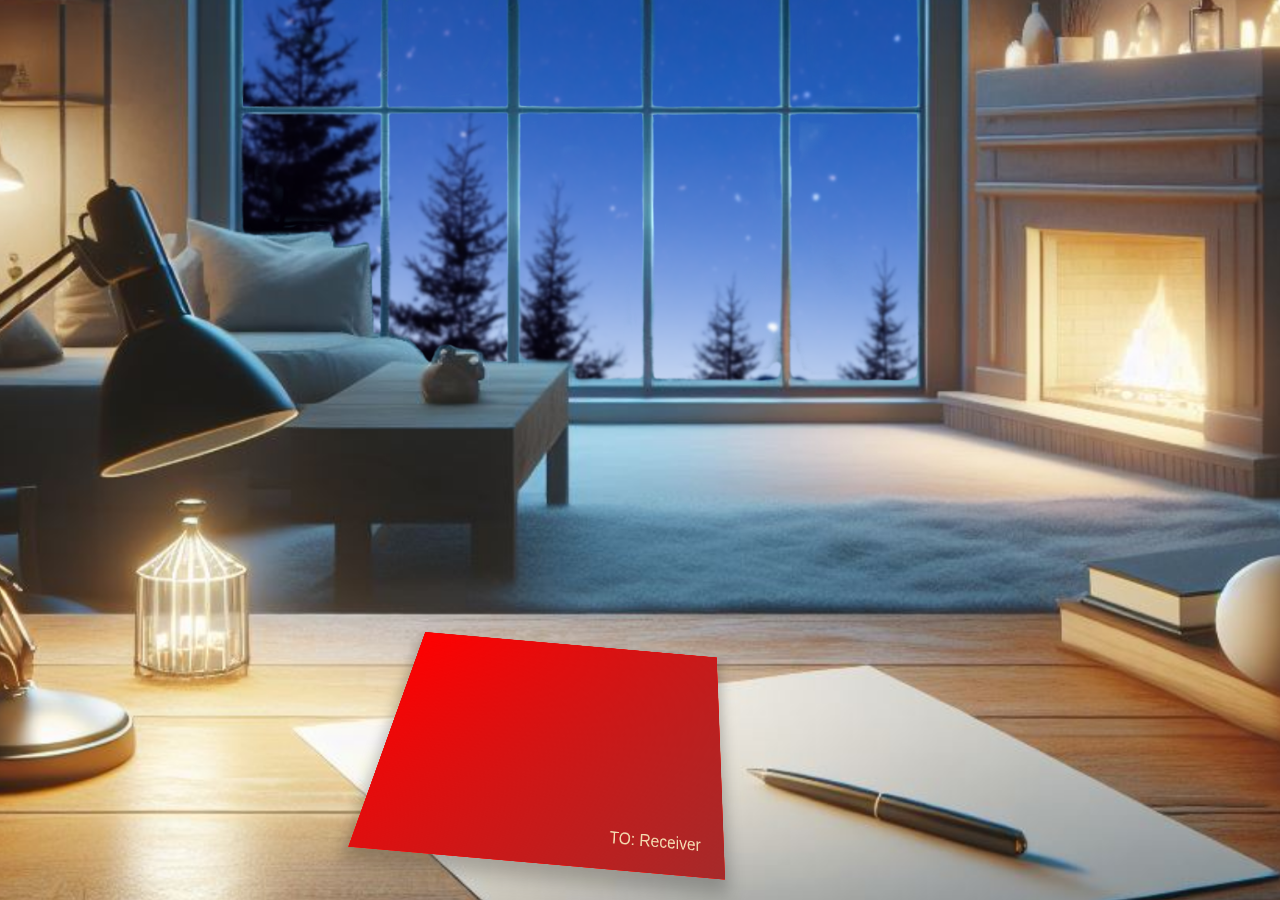
<file: index.html>
<!DOCTYPE html>
<html lang="en">

<head>
  <meta charset="UTF-8">
  <meta name="viewport" content="width=device-width, initial-scale=1.0">


  <!-- favicon -->
  <link rel="apple-touch-icon" sizes="180x180" href="images/favicon/apple-touch-icon.png">
  <link rel="icon" type="image/png" sizes="32x32" href="images/favicon/favicon-32x32.png">
  <link rel="icon" type="image/png" sizes="16x16" href="images/favicon/favicon-16x16.png">
  <link rel="manifest" href="images/favicon/site.webmanifest">
  <link rel="mask-icon" href="images/favicon/safari-pinned-tab.svg" color="#5bbad5">
  <meta name="msapplication-TileColor" content="#da532c">
  <meta name="theme-color" content="#ffffff">

  <!-- link thumbnails -->
  <!-- twitter -->
  <meta name="twitter:card" content="summary_large_image">
  <meta name="twitter:site" content="@xmas-card">
  <meta name="twitter:creator" content="@EddieLe">
  <meta name="twitter:title" content="Xmas card for you">
  <meta name="twitter:description"
    content="It's Eddie here - I hope you enjoy my Christmas card, made with ❤ by every line of code.">
  <meta name="twitter:image" content="https://le000255.github.io/x-mas-card/images/thumbnails/card_twitter.png">

  <!-- facebook -->
  <title>Your Website Title</title>
  <meta property="og:title" content="A X'mas Card from Eddie ">
  <meta property="og:description"
    content="It's Eddie here - I hope you enjoy my Christmas card, made with ❤ by every line of code.">
  <meta property="og:image" content="https://le000255.github.io/x-mas-card/images/thumbnails/card_facebook.png">
  <meta property="og:type" content="website">
  <meta property="og:url" content="https://le000255.github.io/x-mas-card">

  <!-- google fonts -->
  <link rel="preconnect" href="https://fonts.googleapis.com">
  <link rel="preconnect" href="https://fonts.gstatic.com" crossorigin>
  <link href="https://fonts.googleapis.com/css2?family=Oswald:wght@600;700&family=Tenor+Sans&display=swap"
    rel="stylesheet">
  <!-- custom css -->
  <link rel="stylesheet" href="css/main.css">
  <title>Xmas Card</title>
</head>

<body>
  <main>
    <div class="wrapper__small-screen">
      <div class="container__small-screen">
        <div class="wrapper__sticky">
          <img class="img-deco" src="images/letter-deco.jpg" alt="A Christmas tree with colourful baubles">
        </div>
        <div class="message__small-screen">
          <p class="notice">This page can only fully function on large screen size (width &GreaterEqual; 900px).
            Please
            use a device with larger screen (or try landscape orientation if you're on a tablet).

          </p>
          <div id="msg-box" class="hide">
            <h2>Dear Receiver</h2>
            <p>
              Lorem ipsum dolor sit amet consectetur adipisicing elit. Numquam officiis molestias libero earum porro
              beatae temporibus maxime ut doloribus, voluptate soluta odit saepe adipisci obcaecati nulla excepturi non
              nobis hic inventore provident repudiandae repellendus illum velit? Earum commodi, rem doloribus cum
              facere, nemo accusamus dolorum dolorem neque cumque fugit eaque! Autem commodi quibusdam, earum aperiam
              delectus repellendus est laudantium minus debitis vero dolorem veniam, iure, itaque inventore ducimus
              dolorum. Ex nulla recusandae corporis suscipit reprehenderit quos reiciendis odit dolores commodi
              aspernatur deleniti esse natus hic nam, dolore quibusdam tenetur aperiam. Facilis tempora sed, excepturi
              quidem temporibus ducimus sunt aspernatur soluta.
            </p>
            <p>Cheers,</p>
            <p>Eddie</p>
          </div>
        </div>
        <button class="btn btn__ms-handler" type="button">Just skip to the message please</button>
      </div>
    </div> <!-- end: small screen-->

    <div class="snow-animation">
      <div class="background"></div>
      <div class="snow__base snow"></div>
      <div class="snow__base snow snow-2"></div>
      <div class="snow__base snow__secondary"></div>
      <div class="snow__base snow__secondary two"></div>
      <div class="foreground"></div>
    </div>
    <div class="container">
      <div id="envelope" class="envelope envelope__init" data-envelope="isClosed">
        <div class="flap flap__left"></div>
        <div class="flap flap__right"></div>
        <div class="flap flap__bottom"></div>
        <div class=" flap flap__top"></div>
        <div id="letter" class="letter">
          <div class="letter__image">
            <img src="images/letter-deco.jpg" alt="A Christmas tree with colourful baubles" width="264">
            <small>Made with <span class="heart">❤</span> by <a id="eddie" href="https://github.com/le000255"
                target="_blank" rel="noopener noreferrer">Eddie</a>.</small>
          </div>
          <div class="letter__content">
            <h2 class="letter__heading">Dear </h2>
            <p class="letter__body">
              Lorem ipsum, dolor sit amet consectetur adipisicing elit. Fugiat exercitationem nostrum quaerat quo
              sapiente
              sed deserunt labore, sunt vero in iste velit eligendi numquam itaque blanditiis necessitatibus laborum
              omnis
              cupiditate.
            </p>
            <div class="letter__sign-off">
              <p>
                Cheers,
              </p>
              <p>
                Eddie
              </p>
            </div>
          </div>
        </div>
      </div>
    </div>
  </main>
  <script src="js/main.js"></script>
</body>

</html>
</file>
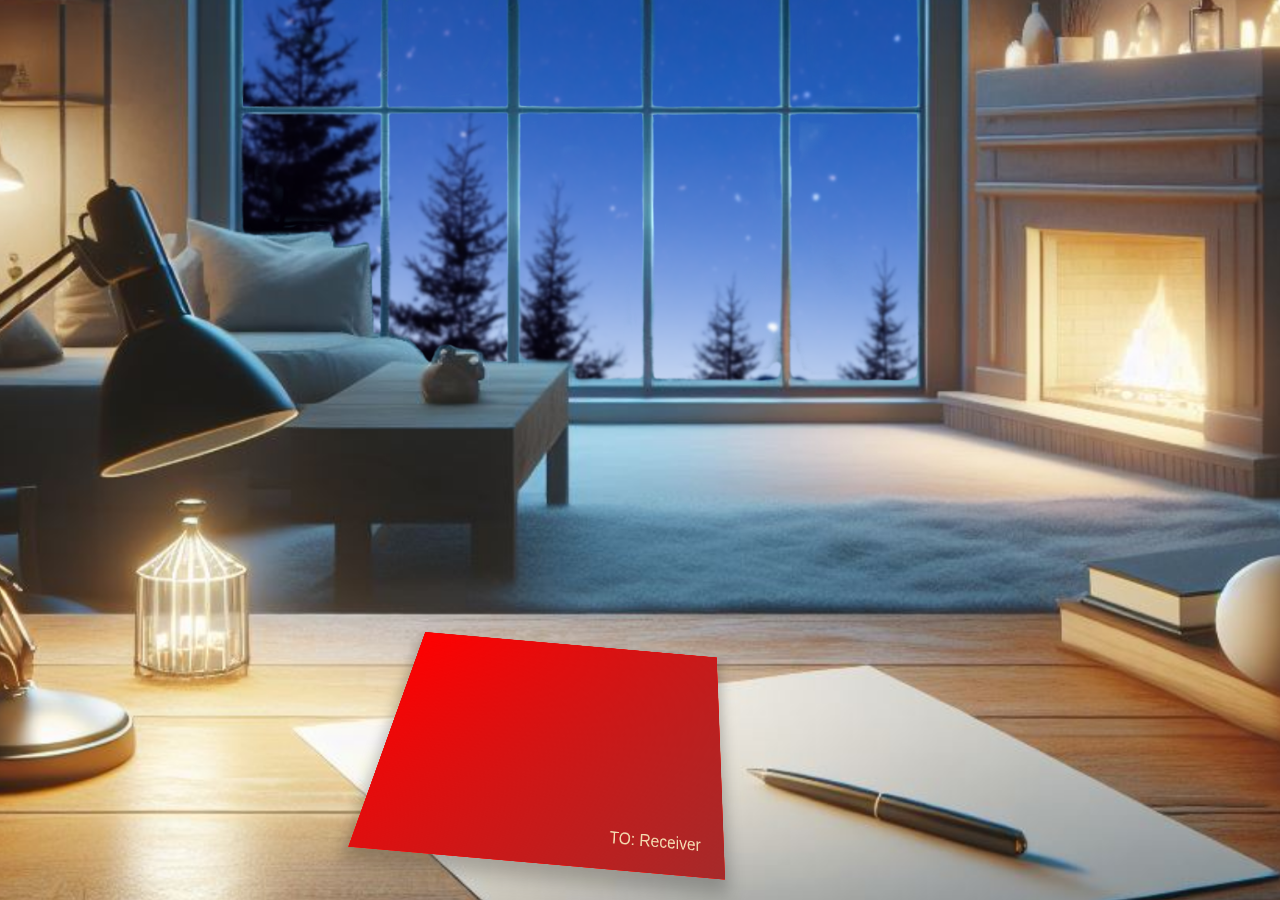
<file: demo.html>
<!DOCTYPE html>
<html lang="en">

<head>
  <meta charset="UTF-8">
  <meta name="viewport" content="width=device-width, initial-scale=1.0">


  <!-- favicon -->
  <link rel="apple-touch-icon" sizes="180x180" href="images/favicon/apple-touch-icon.png">
  <link rel="icon" type="image/png" sizes="32x32" href="images/favicon/favicon-32x32.png">
  <link rel="icon" type="image/png" sizes="16x16" href="images/favicon/favicon-16x16.png">
  <link rel="manifest" href="images/favicon/site.webmanifest">
  <link rel="mask-icon" href="images/favicon/safari-pinned-tab.svg" color="#5bbad5">
  <meta name="msapplication-TileColor" content="#da532c">
  <meta name="theme-color" content="#ffffff">

  <!-- link thumbnails -->
  <!-- twitter -->
  <meta name="twitter:card" content="summary_large_image">
  <meta name="twitter:site" content="@xmas-card">
  <meta name="twitter:creator" content="@EddieLe">
  <meta name="twitter:title" content="Xmas card for you">
  <meta name="twitter:description"
    content="It's Eddie here - I hope you enjoy my Christmas card, made with ❤ by every line of code.">
  <meta name="twitter:image" content="https://le000255.github.io/x-mas-card/images/thumbnails/card_twitter.png">

  <!-- facebook -->
  <title>Merry Christmas</title>
  <meta property="og:title" content="A X'mas Card from Eddie ">
  <meta property="og:description"
    content="It's Eddie here - I hope you enjoy my Christmas card, made with ❤ by every line of code.">
  <meta property="og:image" content="https://le000255.github.io/x-mas-card/images/thumbnails/card_facebook.png">
  <meta property="og:type" content="website">
  <meta property="og:url" content="https://le000255.github.io/x-mas-card">

  <!-- google fonts -->
  <link rel="preconnect" href="https://fonts.googleapis.com">
  <link rel="preconnect" href="https://fonts.gstatic.com" crossorigin>
  <link href="https://fonts.googleapis.com/css2?family=Oswald:wght@600;700&family=Tenor+Sans&display=swap"
    rel="stylesheet">
  <!-- custom css -->
  <link rel="stylesheet" href="css/main.css">
  <title>Xmas Card</title>
</head>

<body>
  <main>
    <div class="wrapper__small-screen">
      <div class="container__small-screen">
        <div class="wrapper__sticky">
          <img class="img-deco" src="images/letter-deco.jpg" alt="A Christmas tree with colourful baubles">
        </div>
        <div class="message__small-screen">
          <p class="notice">This page can only fully function on large screen size (width &GreaterEqual; 900px).
            Please
            use a device with larger screen (or try landscape orientation if you're on a tablet).

          </p>
          <div id="msg-box" class="hide">
            <h2>Dear Jane</h2>
            <p>
              Wishing you a wonderful and joyful Christmas, filled with warmth and cheer. 
              May the new year ahead be a time of success and new beginnings, bringing you peace and happiness. 
              May you be surrounded by the people you love and the things that bring you joy.
            </p>
            <p>Cheers,</p>
            <p>Eddie</p>
          </div>
        </div>
        <button class="btn btn__ms-handler" type="button">Just skip to the message please</button>
      </div>
    </div> <!-- end: small screen-->

    <div class="snow-animation">
      <div class="background"></div>
      <div class="snow__base snow"></div>
      <div class="snow__base snow snow-2"></div>
      <div class="snow__base snow__secondary"></div>
      <div class="snow__base snow__secondary two"></div>
      <div class="foreground"></div>
    </div>
    <div class="container">
      <div id="envelope" class="envelope demo envelope__init" data-envelope="isClosed">
        <div class="flap flap__left"></div>
        <div class="flap flap__right"></div>
        <div class="flap flap__bottom"></div>
        <div class=" flap flap__top"></div>
        <div id="letter" class="letter">
          <div class="letter__image">
            <img src="images/letter-deco.jpg" alt="A Christmas tree with colourful baubles" width="264">
            <small>Made with <span class="heart">❤</span> by <a id="eddie" href="https://github.com/le000255"
                target="_blank" rel="noopener noreferrer">Eddie</a>.</small>
          </div>
          <div class="letter__content">
            <h2 class="letter__heading">Dear Jane</h2>
            <p class="letter__body">
              Wishing you a wonderful and joyful Christmas, filled with warmth and cheer. 
              May the new year ahead be a time of success and new beginnings, bringing you peace and happiness. 
              May you be surrounded by the people you love and the things that bring you joy.
            </p>
            <div class="letter__sign-off">
              <p>
                Cheers,
              </p>
              <p>
                Eddie
              </p>
            </div>
          </div>
        </div>
      </div>
    </div>
  </main>
  <script src="js/main.js"></script>
</body>

</html>
</file>
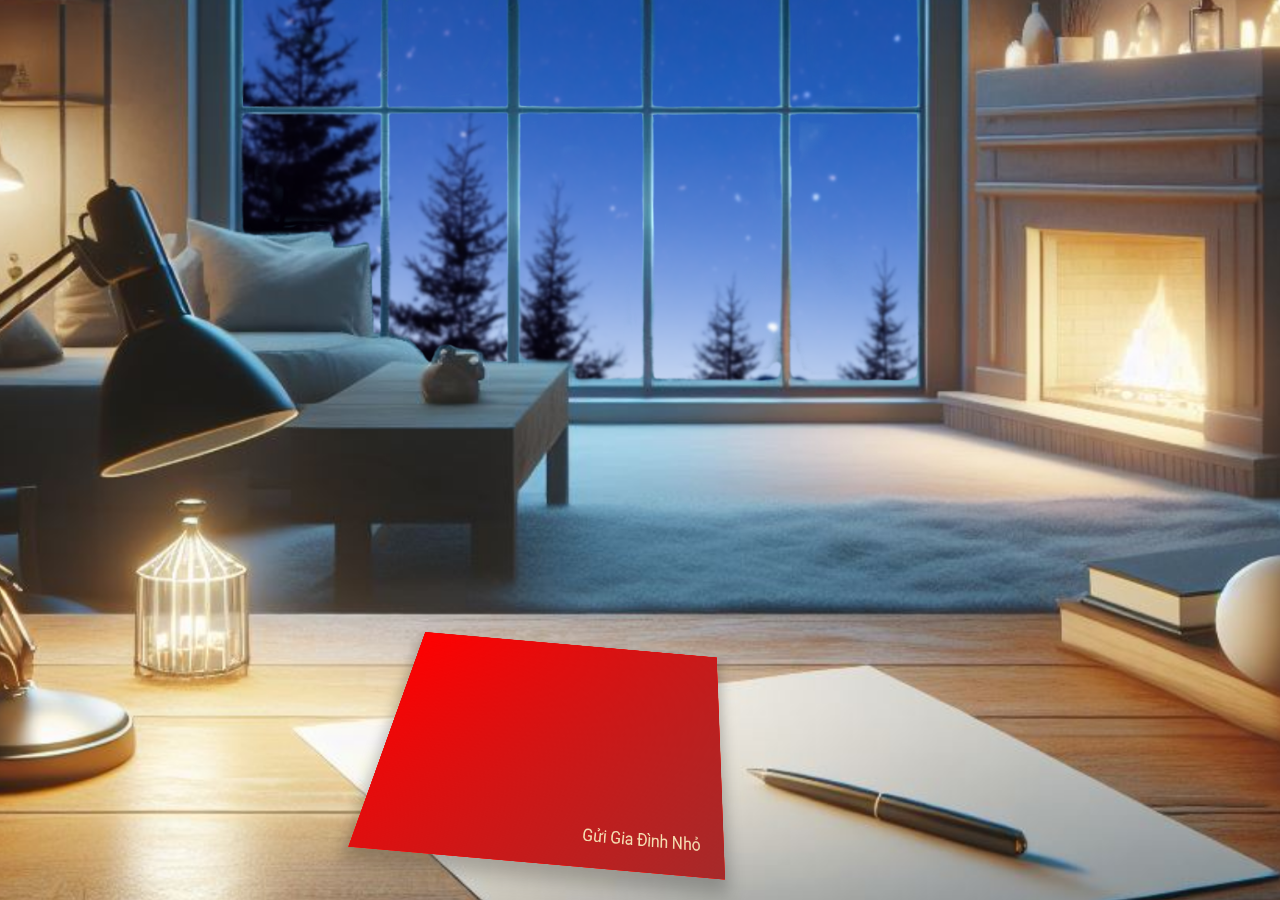
<file: gia-dinh-nho-ct.html>
<!DOCTYPE html>
<html lang="vi">

<head>
  <meta charset="UTF-8">
  <meta name="viewport" content="width=device-width, initial-scale=1.0">


  <!-- favicon -->
  <link rel="apple-touch-icon" sizes="180x180" href="images/favicon/apple-touch-icon.png">
  <link rel="icon" type="image/png" sizes="32x32" href="images/favicon/favicon-32x32.png">
  <link rel="icon" type="image/png" sizes="16x16" href="images/favicon/favicon-16x16.png">
  <link rel="manifest" href="images/favicon/site.webmanifest">
  <link rel="mask-icon" href="images/favicon/safari-pinned-tab.svg" color="#5bbad5">
  <meta name="msapplication-TileColor" content="#da532c">
  <meta name="theme-color" content="#ffffff">

  <!-- link thumbnails -->
  <!-- twitter -->
  <meta name="twitter:card" content="summary_large_image">
  <meta name="twitter:site" content="@x-mas-card">
  <meta name="twitter:creator" content="@EddieLe">
  <meta name="twitter:title" content="Thiệp mừng Giáng Sinh từ Thịnh & Thảo">
  <meta name="twitter:description" content="Thiệp mừng Giáng Sinh từ Thịnh & Thảo - lập trình bằng ❤ và 🍚.">
  <meta name="twitter:image" content="https://le000255.github.io/x-mas-card/images/thumbnails/card_twitter.png">

  <!-- facebook -->
  <title>Your Website Title</title>
  <meta property="og:title" content="Thiệp mừng Giáng Sinh từ Thịnh & Thảo">
  <meta property="og:description" content="Thiệp mừng Giáng Sinh từ Thịnh & Thảo - lập trình bằng ❤ và 🍚.">
  <meta property="og:image" content="https://le000255.github.io/x-mas-card/images/thumbnails/card_facebook.png">
  <meta property="og:type" content="website">
  <meta property="og:url" content="https://le000255.github.io/x-mas-card/gia-dinh-nho-ct">

  <!-- google fonts -->
  <link rel="preconnect" href="https://fonts.googleapis.com">
  <link rel="preconnect" href="https://fonts.gstatic.com" crossorigin>
  <link href="https://fonts.googleapis.com/css2?family=Oswald:wght@600;700&family=Roboto&display=swap" rel="stylesheet">
  <!-- custom css -->
  <link rel="stylesheet" href="css/main.css">
  <title>Thiệp Giáng Sinh 2023 | Gửi Gia Đình</title>
</head>

<body>
  <main>
    <div class="wrapper__small-screen">
      <div class="container__small-screen">
        <div class="wrapper__sticky">
          <img class="img-deco" src="images/letter-deco.jpg" alt="A Christmas tree with colourful baubles">
        </div>
        <div class="message__small-screen">
          <p class="notice">Cả nhà mở thiệp trên máy vi tính (PC) nhé! Điện thoại cũng đọc được, nhưng màn hình máy tính
            mới giúp trải nghiệm phần nhìn đầy đủ.😊 <span style="color: red;">❤❤❤</span>
          </p>
          <div id="msg-box" class="hide">
            <h2>Gửi cả nhà,</h2>
            <p>
              Hai con Thịnh & Thảo chúc cả nhà một mùa Giáng Sinh an lành, hạnh phúc và dư đầy hồng ân Chúa.
            </p>
            <p>Thương,</p>
            <p class="sign-off">Thịnh & Thảo</p>
          </div>
        </div>
        <button class="btn btn__ms-handler" type="button">Xem trước nội dung trên điện thoại</button>
      </div>
    </div> <!-- end: small screen-->

    <div class="snow-animation">
      <div class="background"></div>
      <div class="snow__base snow"></div>
      <div class="snow__base snow snow-2"></div>
      <div class="snow__base snow__secondary"></div>
      <div class="snow__base snow__secondary two"></div>
      <div class="foreground"></div>
    </div>
    <div class="container">
      <div id="envelope" class="envelope gdn envelope__init" data-envelope="isClosed">
        <div class="flap flap__left"></div>
        <div class="flap flap__right"></div>
        <div class="flap flap__bottom"></div>
        <div class=" flap flap__top"></div>
        <div id="letter" class="letter">
          <div class="letter__image">
            <img src="images/letter-deco.jpg" alt="A Christmas tree with colourful baubles" width="264">
            <small>Made with <span class="heart">&#10084;</span> by <a id="eddie" href="https://github.com/le000255"
                target="_blank" rel="noopener noreferrer">Eddie</a>.</small>
          </div>
          <div class="letter__content">
            <h2 class="letter__heading">Gửi cả nhà, </h2>
            <p class="letter__body">
              Hai con Thịnh & Thảo chúc cả nhà một mùa Giáng Sinh an lành, hạnh phúc và dư đầy hồng ân Chúa.
            </p>
            <div class="letter__sign-off">
              <p>
                Thương,
              </p>
              <p class="sign-off">
                Thịnh & Thảo
              </p>
            </div>
          </div>
        </div>
      </div>
    </div>
  </main>
  <script src="js/main-vi.js"></script>
</body>

</html>
</file>
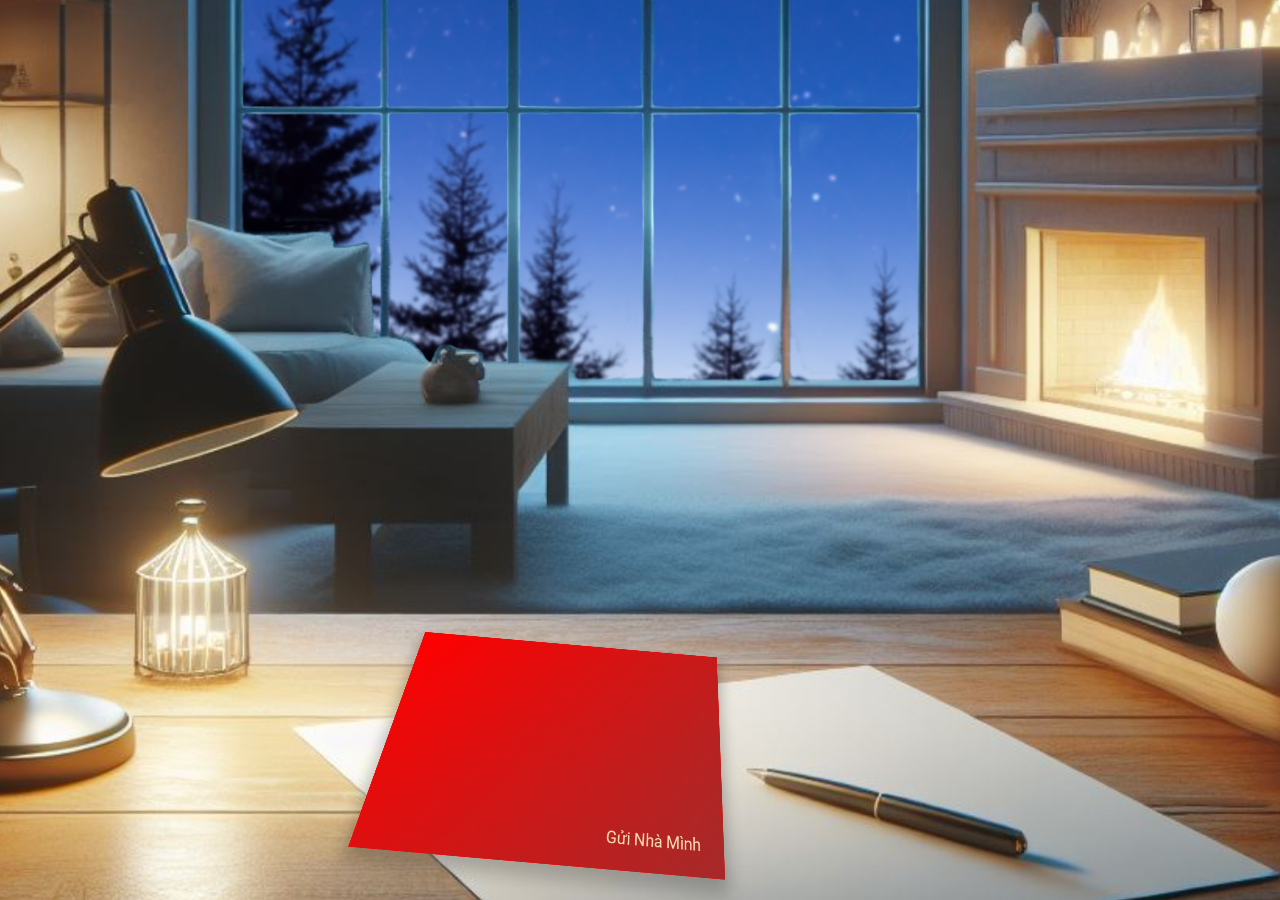
<file: gia-dinh-nho-sg.html>
<!DOCTYPE html>
<html lang="vi">

<head>
  <meta charset="UTF-8">
  <meta name="viewport" content="width=device-width, initial-scale=1.0">


  <!-- favicon -->
  <link rel="apple-touch-icon" sizes="180x180" href="images/favicon/apple-touch-icon.png">
  <link rel="icon" type="image/png" sizes="32x32" href="images/favicon/favicon-32x32.png">
  <link rel="icon" type="image/png" sizes="16x16" href="images/favicon/favicon-16x16.png">
  <link rel="manifest" href="images/favicon/site.webmanifest">
  <link rel="mask-icon" href="images/favicon/safari-pinned-tab.svg" color="#5bbad5">
  <meta name="msapplication-TileColor" content="#da532c">
  <meta name="theme-color" content="#ffffff">

  <!-- link thumbnails -->
  <!-- twitter -->
  <meta name="twitter:card" content="summary_large_image">
  <meta name="twitter:site" content="@x-mas-card">
  <meta name="twitter:creator" content="@EddieLe">
  <meta name="twitter:title" content="Thiệp mừng Giáng Sinh từ Thịnh & Thảo">
  <meta name="twitter:description" content="Thiệp mừng Giáng Sinh từ Thịnh & Thảo - lập trình bằng ❤ và 🍚.">
  <meta name="twitter:image" content="https://le000255.github.io/x-mas-card/images/thumbnails/card_twitter.png">

  <!-- facebook -->
  <meta property="og:title" content="Thiệp mừng Giáng Sinh từ Thịnh & Thảo">
  <meta property="og:description" content="Thiệp mừng Giáng Sinh từ Thịnh & Thảo - lập trình bằng ❤ và 🍚.">
  <meta property="og:image" content="https://le000255.github.io/x-mas-card/images/thumbnails/card_facebook.png">
  <meta property="og:type" content="website">
  <meta property="og:url" content="https://le000255.github.io/x-mas-card/gia-dinh-nho-ct">

  <!-- google fonts -->
  <link rel="preconnect" href="https://fonts.googleapis.com">
  <link rel="preconnect" href="https://fonts.gstatic.com" crossorigin>
  <link href="https://fonts.googleapis.com/css2?family=Oswald:wght@600;700&family=Roboto&display=swap" rel="stylesheet">
  <!-- custom css -->
  <link rel="stylesheet" href="css/main.css">
  <title>Thiệp Giáng Sinh 2023 | Gửi Gia Đình</title>
</head>

<body>
  <main>
    <div class="wrapper__small-screen">
      <div class="container__small-screen">
        <div class="wrapper__sticky">
          <img class="img-deco" src="images/letter-deco.jpg" alt="A Christmas tree with colourful baubles">
        </div>
        <div class="message__small-screen">
          <p class="notice">Cả nhà mở thiệp trên máy vi tính (PC) nhé! Điện thoại cũng đọc được, nhưng màn hình máy tính
            mới giúp trải nghiệm phần nhìn đầy đủ.😊 <span class="heart">❤❤❤</span>
          </p>
          <div id="msg-box" class="hide">
            <h2>Gửi cả nhà,</h2>
            <p>
              Chúc cả nhà Giáng Sinh vui vẻ, và năm mới (Dương lịch) nhiều sức phẻ nhen!
            </p>
            <p>Thương,</p>
            <p class="sign-off">Thảo & Thịnh</p>
          </div>
        </div>
        <button class="btn btn__ms-handler" type="button">Xem trước nội dung trên điện thoại</button>
      </div>
    </div> <!-- end: small screen-->

    <div class="snow-animation">
      <div class="background"></div>
      <div class="snow__base snow"></div>
      <div class="snow__base snow snow-2"></div>
      <div class="snow__base snow__secondary"></div>
      <div class="snow__base snow__secondary two"></div>
      <div class="foreground"></div>
    </div>
    <div class="container">
      <div id="envelope" class="envelope gdsg envelope__init" data-envelope="isClosed">
        <div class="flap flap__left"></div>
        <div class="flap flap__right"></div>
        <div class="flap flap__bottom"></div>
        <div class=" flap flap__top"></div>
        <div id="letter" class="letter">
          <div class="letter__image">
            <img src="images/letter-deco.jpg" alt="A Christmas tree with colourful baubles" width="264">
            <small>Made with <span class="heart">&#10084;</span> by <a id="eddie" href="https://github.com/le000255"
                target="_blank" rel="noopener noreferrer">Eddie</a>.</small>
          </div>
          <div class="letter__content">
            <h2 class="letter__heading">Gửi cả nhà, </h2>
            <p class="letter__body">
              Chúc cả nhà Giáng Sinh vui vẻ, và năm mới (Dương lịch) nhiều sức phẻ nhen!
            </p>
            <div class="letter__sign-off">
              <p>
                Thương,
              </p>
              <p class="sign-off">Thảo & Thịnh</p>
            </div>
          </div>
        </div>
      </div>
    </div>
  </main>
  <script src="js/main-vi.js"></script>
</body>

</html>
</file>
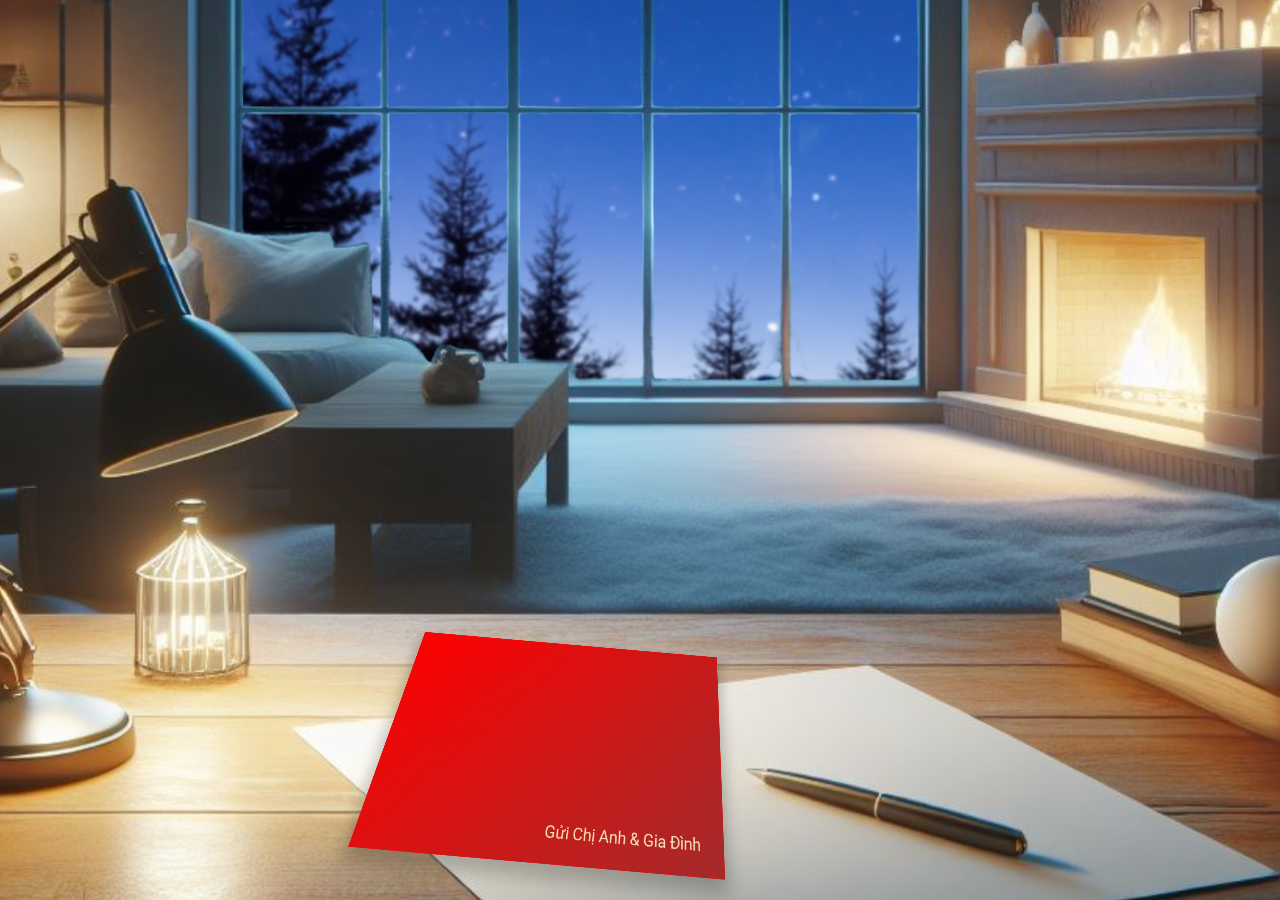
<file: ms-anh.html>
<!DOCTYPE html>
<html lang="vi">

<head>
  <meta charset="UTF-8">
  <meta name="viewport" content="width=device-width, initial-scale=1.0">


  <!-- favicon -->
  <link rel="apple-touch-icon" sizes="180x180" href="images/favicon/apple-touch-icon.png">
  <link rel="icon" type="image/png" sizes="32x32" href="images/favicon/favicon-32x32.png">
  <link rel="icon" type="image/png" sizes="16x16" href="images/favicon/favicon-16x16.png">
  <link rel="manifest" href="images/favicon/site.webmanifest">
  <link rel="mask-icon" href="images/favicon/safari-pinned-tab.svg" color="#5bbad5">
  <meta name="msapplication-TileColor" content="#da532c">
  <meta name="theme-color" content="#ffffff">

  <!-- link thumbnails -->
  <!-- twitter -->
  <meta name="twitter:card" content="summary_large_image">
  <meta name="twitter:site" content="@x-mas-card">
  <meta name="twitter:creator" content="@EddieLe">
  <meta name="twitter:title" content="Thiệp mừng Giáng Sinh từ Eddie">
  <meta name="twitter:description" content="Thiệp mừng Giáng Sinh từ Eddie - lập trình bằng ❤ và 🍚.">
  <meta name="twitter:image" content="https://le000255.github.io/x-mas-card/images/thumbnails/card_twitter.png">

  <!-- facebook -->
  <meta property="og:title" content="Thiệp mừng Giáng Sinh từ Eddie">
  <meta property="og:description" content="Thiệp mừng Giáng Sinh từ Eddie - lập trình bằng ❤ và 🍚.">
  <meta property="og:image" content="https://le000255.github.io/x-mas-card/images/thumbnails/card_facebook.png">
  <meta property="og:type" content="website">
  <meta property="og:url" content="https://le000255.github.io/x-mas-card/gia-dinh-nho-ct">

  <!-- google fonts -->
  <link rel="preconnect" href="https://fonts.googleapis.com">
  <link rel="preconnect" href="https://fonts.gstatic.com" crossorigin>
  <link href="https://fonts.googleapis.com/css2?family=Oswald:wght@600;700&family=Roboto&display=swap" rel="stylesheet">
  <!-- custom css -->
  <link rel="stylesheet" href="css/main.css">
  <title>Thiệp Giáng Sinh 2023 | Gửi Chị Anh</title>
</head>

<body>
  <main>
    <div class="wrapper__small-screen">
      <div class="container__small-screen">
        <div class="wrapper__sticky">
          <img class="img-deco" src="images/letter-deco.jpg" alt="A Christmas tree with colourful baubles">
        </div>
        <div class="message__small-screen">
          <p class="notice">Chị đọc trên máy vi tính (PC) nhé! Điện thoại cũng đọc được, nhưng màn hình máy tính
            mới giúp trải nghiệm phần nhìn đầy đủ.😊 <span style="color: red;">❤❤❤</span>
          </p>
          <div id="msg-box" class="hide">
            <h2>Gửi Chị Anh,</h2>
            <p>
              Chúc Chị và gia đình một mùa Giáng Sinh an lành và một năm mới bình an,
              dồi dào sức khỏe và nhiều niềm vui.
            </p>
            <p>Mến,</p>
            <p class="sign-off">Eddie</p>
          </div>
        </div>
        <button class="btn btn__ms-handler" type="button">Xem trước nội dung trên điện thoại</button>
      </div>
    </div> <!-- end: small screen-->

    <div class="snow-animation">
      <div class="background"></div>
      <div class="snow__base snow"></div>
      <div class="snow__base snow snow-2"></div>
      <div class="snow__base snow__secondary"></div>
      <div class="snow__base snow__secondary two"></div>
      <div class="foreground"></div>
    </div>
    <div class="container">
      <div id="envelope" class="envelope ms-anh envelope__init" data-envelope="isClosed">
        <div class="flap flap__left"></div>
        <div class="flap flap__right"></div>
        <div class="flap flap__bottom"></div>
        <div class=" flap flap__top"></div>
        <div id="letter" class="letter">
          <div class="letter__image">
            <img src="images/letter-deco.jpg" alt="A Christmas tree with colourful baubles" width="264">
            <small>Made with <span class="heart">&#10084;</span> by <a id="eddie" href="https://github.com/le000255"
                target="_blank" rel="noopener noreferrer">Eddie</a>.</small>
          </div>
          <div class="letter__content">
            <h2 class="letter__heading">Gửi Chị Anh,</h2>
            <p class="letter__body">
              Chúc chị và gia đình một mùa Giáng Sinh an lành và một năm mới bình an,
              dồi dào sức khỏe và nhiều niềm vui.</p>
            <div class="letter__sign-off">
              <p>
                Mến,
              </p>
              <p class="sign-off">
                Eddie
              </p>
            </div>
          </div>
        </div>
      </div>
    </div>
  </main>
  <script src="js/main-vi.js"></script>
</body>

</html>
</file>
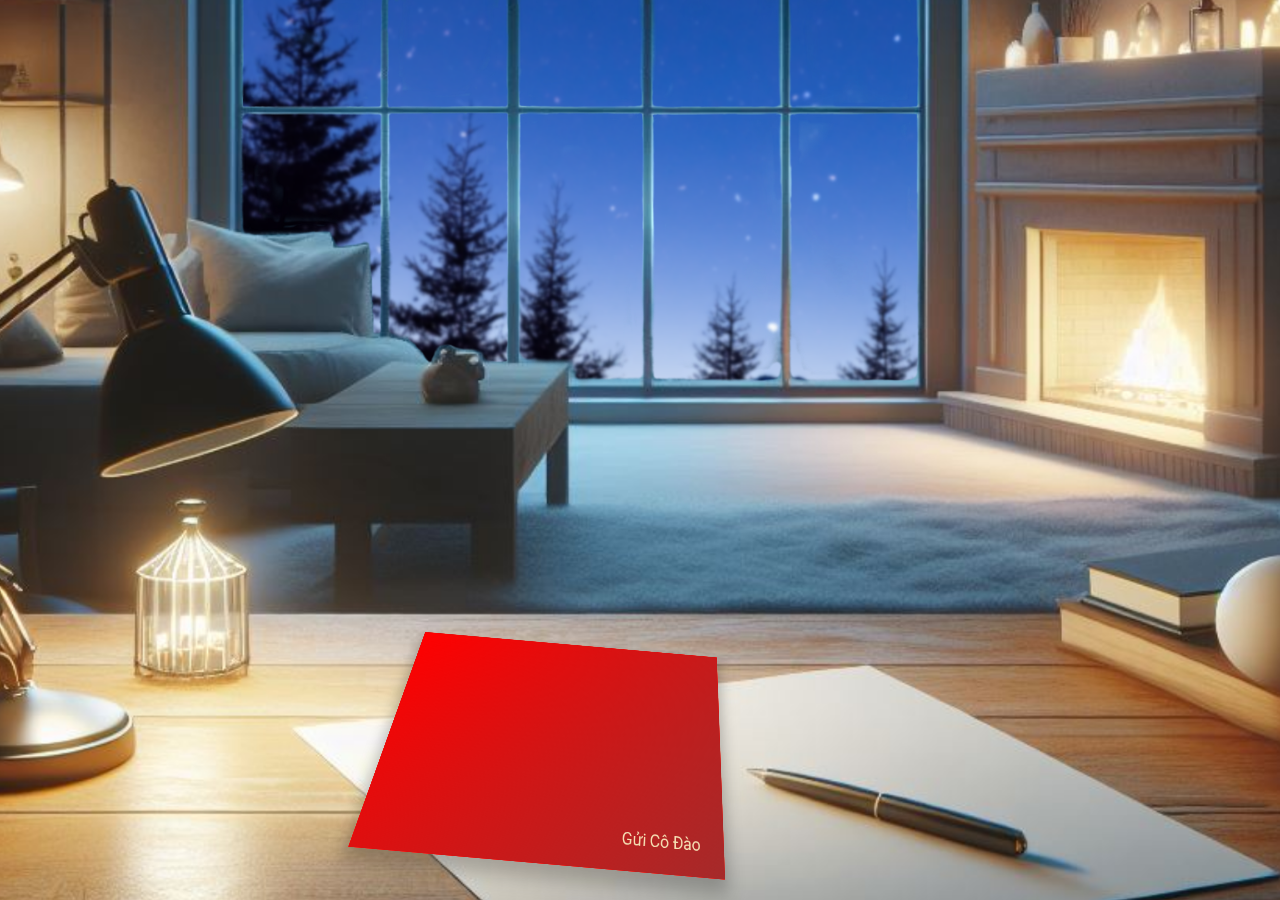
<file: ms-dao.html>
<!DOCTYPE html>
<html lang="vi">

<head>
  <meta charset="UTF-8">
  <meta name="viewport" content="width=device-width, initial-scale=1.0">


  <!-- favicon -->
  <link rel="apple-touch-icon" sizes="180x180" href="images/favicon/apple-touch-icon.png">
  <link rel="icon" type="image/png" sizes="32x32" href="images/favicon/favicon-32x32.png">
  <link rel="icon" type="image/png" sizes="16x16" href="images/favicon/favicon-16x16.png">
  <link rel="manifest" href="images/favicon/site.webmanifest">
  <link rel="mask-icon" href="images/favicon/safari-pinned-tab.svg" color="#5bbad5">
  <meta name="msapplication-TileColor" content="#da532c">
  <meta name="theme-color" content="#ffffff">

  <!-- link thumbnails -->
  <!-- twitter -->
  <meta name="twitter:card" content="summary_large_image">
  <meta name="twitter:site" content="@x-mas-card">
  <meta name="twitter:creator" content="@EddieLe">
  <meta name="twitter:title" content="Thiệp mừng Giáng Sinh từ Thịnh & Thảo">
  <meta name="twitter:description" content="Thiệp mừng Giáng Sinh từ Thịnh & Thảo - lập trình bằng ❤ và 🍚.">
  <meta name="twitter:image" content="https://le000255.github.io/x-mas-card/images/thumbnails/card_twitter.png">

  <!-- facebook -->
  <meta property="og:title" content="Thiệp mừng Giáng Sinh từ Thịnh & Thảo">
  <meta property="og:description" content="Thiệp mừng Giáng Sinh từ Thịnh & Thảo - lập trình bằng ❤ và 🍚.">
  <meta property="og:image" content="https://le000255.github.io/x-mas-card/images/thumbnails/card_facebook.png">
  <meta property="og:type" content="website">
  <meta property="og:url" content="https://le000255.github.io/x-mas-card/gia-dinh-nho-ct">

  <!-- google fonts -->
  <link rel="preconnect" href="https://fonts.googleapis.com">
  <link rel="preconnect" href="https://fonts.gstatic.com" crossorigin>
  <link href="https://fonts.googleapis.com/css2?family=Oswald:wght@600;700&family=Roboto&display=swap" rel="stylesheet">
  <!-- custom css -->
  <link rel="stylesheet" href="css/main.css">
  <title>Thiệp Giáng Sinh 2023 | Gửi Cô Đào</title>
</head>

<body>
  <main>
    <div class="wrapper__small-screen">
      <div class="container__small-screen">
        <div class="wrapper__sticky">
          <img class="img-deco" src="images/letter-deco.jpg" alt="A Christmas tree with colourful baubles">
        </div>
        <div class="message__small-screen">
          <p class="notice">Cô Đào đọc trên máy vi tính (PC) nhé! Điện thoại cũng đọc được, nhưng màn hình máy tính
            mới giúp trải nghiệm phần nhìn đầy đủ.😊 <span style="color: red;">❤❤❤</span>
          </p>
          <div id="msg-box" class="hide">
            <h2>Gửi Cô Đào,</h2>
            <p>
              Hai vợ chồng Thịnh & Thảo kính chúc cô Đào và gia đình một mùa Giáng Sinh an lành và một năm mới bình an,
              dồi dào sức khỏe và nhiều niềm vui.
            </p>
            <p>Thương,</p>
            <p class="sign-off">Thịnh & Thảo</p>
          </div>
        </div>
        <button class="btn btn__ms-handler" type="button">Xem trước nội dung trên điện thoại</button>
      </div>
    </div> <!-- end: small screen-->

    <div class="snow-animation">
      <div class="background"></div>
      <div class="snow__base snow"></div>
      <div class="snow__base snow snow-2"></div>
      <div class="snow__base snow__secondary"></div>
      <div class="snow__base snow__secondary two"></div>
      <div class="foreground"></div>
    </div>
    <div class="container">
      <div id="envelope" class="envelope ms-dao envelope__init" data-envelope="isClosed">
        <div class="flap flap__left"></div>
        <div class="flap flap__right"></div>
        <div class="flap flap__bottom"></div>
        <div class=" flap flap__top"></div>
        <div id="letter" class="letter">
          <div class="letter__image">
            <img src="images/letter-deco.jpg" alt="A Christmas tree with colourful baubles" width="264">
            <small>Made with <span class="heart">&#10084;</span> by <a id="eddie" href="https://github.com/le000255"
                target="_blank" rel="noopener noreferrer">Eddie</a>.</small>
          </div>
          <div class="letter__content">
            <h2 class="letter__heading">Gửi Cô Đào, </h2>
            <p class="letter__body">
              Hai vợ chồng Thịnh & Thảo kính chúc cô Đào và gia đình một mùa Giáng Sinh an lành và một năm mới bình an,
              dồi dào sức khỏe và nhiều niềm vui. </p>
            <div class="letter__sign-off">
              <p>
                Thương,
              </p>
              <p class="sign-off">
                Thịnh & Thảo
              </p>
            </div>
          </div>
        </div>
      </div>
    </div>
  </main>
  <script src="js/main-vi.js"></script>
</body>

</html>
</file>
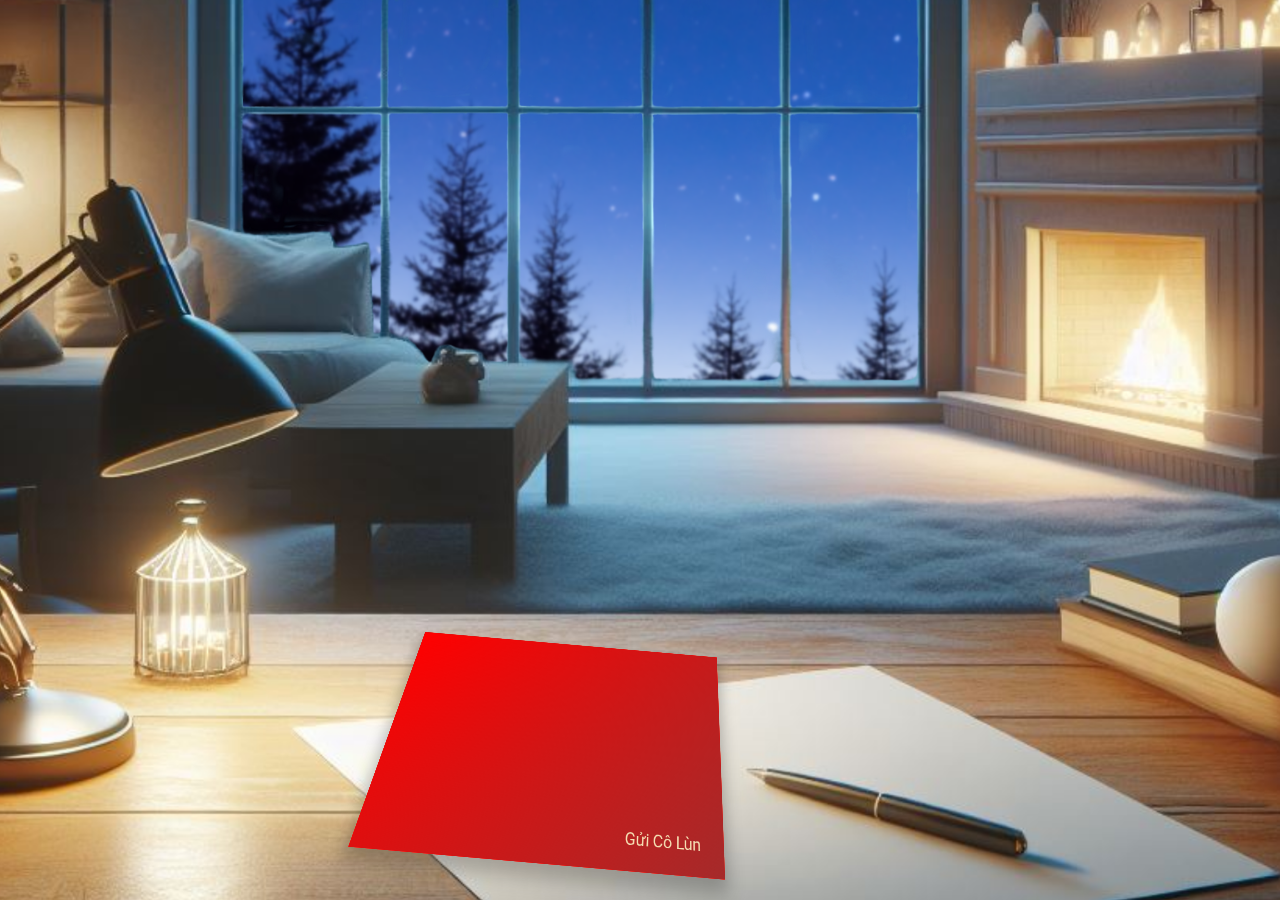
<file: ms-lun.html>
<!DOCTYPE html>
<html lang="vi">

<head>
  <meta charset="UTF-8">
  <meta name="viewport" content="width=device-width, initial-scale=1.0">


  <!-- favicon -->
  <link rel="apple-touch-icon" sizes="180x180" href="images/favicon/apple-touch-icon.png">
  <link rel="icon" type="image/png" sizes="32x32" href="images/favicon/favicon-32x32.png">
  <link rel="icon" type="image/png" sizes="16x16" href="images/favicon/favicon-16x16.png">
  <link rel="manifest" href="images/favicon/site.webmanifest">
  <link rel="mask-icon" href="images/favicon/safari-pinned-tab.svg" color="#5bbad5">
  <meta name="msapplication-TileColor" content="#da532c">
  <meta name="theme-color" content="#ffffff">

  <!-- link thumbnails -->
  <!-- twitter -->
  <meta name="twitter:card" content="summary_large_image">
  <meta name="twitter:site" content="@x-mas-card">
  <meta name="twitter:creator" content="@EddieLe">
  <meta name="twitter:title" content="Thiệp mừng Giáng Sinh từ Thịnh & Thảo">
  <meta name="twitter:description" content="Thiệp mừng Giáng Sinh từ Thịnh & Thảo - lập trình bằng ❤ và 🍚.">
  <meta name="twitter:image" content="https://le000255.github.io/x-mas-card/images/thumbnails/card_twitter.png">

  <!-- facebook -->
  <meta property="og:title" content="Thiệp mừng Giáng Sinh từ Thịnh & Thảo">
  <meta property="og:description" content="Thiệp mừng Giáng Sinh từ Thịnh & Thảo - lập trình bằng ❤ và 🍚.">
  <meta property="og:image" content="https://le000255.github.io/x-mas-card/images/thumbnails/card_facebook.png">
  <meta property="og:type" content="website">
  <meta property="og:url" content="https://le000255.github.io/x-mas-card/gia-dinh-nho-ct">

  <!-- google fonts -->
  <link rel="preconnect" href="https://fonts.googleapis.com">
  <link rel="preconnect" href="https://fonts.gstatic.com" crossorigin>
  <link href="https://fonts.googleapis.com/css2?family=Oswald:wght@600;700&family=Roboto&display=swap" rel="stylesheet">
  <!-- custom css -->
  <link rel="stylesheet" href="css/main.css">
  <title>Thiệp Giáng Sinh 2023 | Gửi Cô Lùn</title>
</head>

<body>
  <main>
    <div class="wrapper__small-screen">
      <div class="container__small-screen">
        <div class="wrapper__sticky">
          <img class="img-deco" src="images/letter-deco.jpg" alt="A Christmas tree with colourful baubles">
        </div>
        <div class="message__small-screen">
          <p class="notice">Cô Lùn đọc trên máy vi tính (PC) nhé! Điện thoại cũng đọc được, nhưng màn hình máy tính
            mới giúp trải nghiệm phần nhìn đầy đủ.😊 <span style="color: red;">❤❤❤</span>
          </p>
          <div id="msg-box" class="hide">
            <h2>Gửi Cô Lùn,</h2>
            <p>
              Hai vợ chồng Thịnh & Thảo kính chúc cô Lùn và gia đình một mùa Giáng Sinh an lành và một năm mới bình an,
              dồi dào sức khỏe và nhiều niềm vui.
            </p>
            <p>Thương,</p>
            <p class="sign-off">Thịnh & Thảo</p>
          </div>
        </div>
        <button class="btn btn__ms-handler" type="button">Xem trước nội dung trên điện thoại</button>
      </div>
    </div> <!-- end: small screen-->

    <div class="snow-animation">
      <div class="background"></div>
      <div class="snow__base snow"></div>
      <div class="snow__base snow snow-2"></div>
      <div class="snow__base snow__secondary"></div>
      <div class="snow__base snow__secondary two"></div>
      <div class="foreground"></div>
    </div>
    <div class="container">
      <div id="envelope" class="envelope ms-lun envelope__init" data-envelope="isClosed">
        <div class="flap flap__left"></div>
        <div class="flap flap__right"></div>
        <div class="flap flap__bottom"></div>
        <div class=" flap flap__top"></div>
        <div id="letter" class="letter">
          <div class="letter__image">
            <img src="images/letter-deco.jpg" alt="A Christmas tree with colourful baubles" width="264">
            <small>Made with <span class="heart">&#10084;</span> by <a id="eddie" href="https://github.com/le000255"
                target="_blank" rel="noopener noreferrer">Eddie</a>.</small>
          </div>
          <div class="letter__content">
            <h2 class="letter__heading">Gửi Cô Lùn, </h2>
            <p class="letter__body">
              Hai vợ chồng Thịnh & Thảo kính chúc cô Lùn và gia đình một mùa Giáng Sinh an lành và một năm mới bình an,
              dồi dào sức khỏe và nhiều niềm vui. </p>
            <div class="letter__sign-off">
              <p>
                Thương,
              </p>
              <p class="sign-off">
                Thịnh & Thảo
              </p>
            </div>
          </div>
        </div>
      </div>
    </div>
  </main>
  <script src="js/main-vi.js"></script>
</body>

</html>
</file>
<file: css/main.css>
* {
  box-sizing: border-box;
}
body {
  margin: auto;
  /* typography */
  font-family: "Roboto", Arial, sans-serif;
  line-height: 1.6;
  background-image: url("../images/bg-desk.png");
  background-repeat: no-repeat;
  background-position: center;
  background-size: cover;
}

h1,
h2,
h3,
h4,
h5,
h6,
.sign-off {
  font-family: "Oswald", Helvetica, Geneva, sans-serif;
  font-size: clamp(1rem, 2vw, 1.2rem);
}

body,
main {
  overflow: hidden;
  max-height: 100vh;
}

.background {
  display: inherit;
}

.envelope {
  background-color: red;
  position: fixed;
  top: clamp(60%, 10vw, 65%);
  left: clamp(2%, 20vw, 5%);
  @media screen and (min-width: 1080px) {
    left: 20%;
  }
  /* border: 5px solid red; */
  width: 600px;
  height: 400px;
  cursor: pointer;
  /* box-shadow: 0 15px 25px 5px rgb(0, 0, 0, 0.25); */
  /* transition-delay: .5s; */
}

.envelope:hover,
.envelope:focus-visible {
  box-shadow: 0 0 15px 15px rgba(255, 0, 0, 0.78);
}
.envelope,
[data-envelope="isOpen"]:hover,
[data-envelope="isOpen"]:focus-visible {
  box-shadow: 0 15px 25px 5px rgb(0, 0, 0, 0.25);
}

/* set up pseudo-els to create 3d feels */
.envelope::before {
  content: "";
  position: absolute;
  background: linear-gradient(230deg, red, brown);

  width: 100%;
  height: 100%;
  top: 50%;
  left: 50%;
  transform: translate(-50%, -50%);
  z-index: 100;
}
.envelope::after {
  content: "TO: Receiver";

  font-size: clamp(1.2rem, 2vw, 2rem);
  position: absolute;
  bottom: 1em;
  left: 1.5em;
  transform: rotateY(180deg);
  color: wheat;

  z-index: 100;
}

/* ----------------- RECEIVERS ---------------- */
.gdn.envelope::after {
  content: "Gửi Gia Đình Nhỏ";
}
.gdsg.envelope::after {
  content: "Gửi Nhà Mình";
}
.ms-dao.envelope::after {
  content: "Gửi Cô Đào";
}
.ms-lun.envelope::after {
  content: "Gửi Cô Lùn";
}
.ms-anh.envelope::after {
  content: 'Gửi Chị Anh & Gia Đình';
}
/* -------------------------------------------- */
.flap {
  position: absolute;
  transform-style: preserve-3d;
}

/* top flap */
.flap__top {
  clip-path: polygon(50% 100%, 0 0, 100% 0);
  background: linear-gradient(90deg, red, brown);
  width: 100%;
  height: 210px;
  z-index: 0;
}

/* left flap */
.flap__left {
  clip-path: polygon(0 0, 0% 100%, 100% 50%);
  background: linear-gradient(120deg, red, brown);
  width: 48%;
  height: 100%;
  top: 0;
  left: 0;
  z-index: 0;
}
/* right flap */
.flap__right {
  clip-path: polygon(100% 0, 100% 100%, 0 50%);
  background: linear-gradient(180deg, brown, red);
  width: 48%;
  height: 100%;
  top: 0;
  right: 0;
  z-index: 0;
}
/* bottom flap */
.flap__bottom {
  clip-path: polygon(100% 100%, 0 100%, 50% 0%);
  background: linear-gradient(180deg, brown, red);
  bottom: 0;
  width: 100%;
  height: 210px;
  z-index: 0;
}

.letter {
  position: absolute;
  background-color: antiquewhite;
  width: 100%;
  height: 100%;
  top: 50%;
  left: 50%;
  transform: translate(-50%, -50%);
  z-index: -1;
  /* letter format */
  padding: 1em;
  border: 0.8em solid wheat;
  /* font-size: 1.15rem; */

  /* letter layout */
  display: grid;
  grid-template-columns: repeat(2, 1fr);
  grid-template-areas: "letter_img letter_content";
  gap: 0 1em;
  align-items: start;
  .letter__content {
    grid-area: letter_content;
    h2 {
      margin-top: 0;
    }
    padding-left: 1em;
    border-left: solid 2px black;
  }
  .letter__image {
    grid-area: letter_img;
    img {
      width: 100%;
    }
    .heart {
      color: red;
    }
    a {
      color: darkgreen;
    }
  }
}

.envelope {
  transition: 0.3s ease;
  transform-style: preserve-3d;
  transform-origin: center;
}

.envelope__init {
  /* new */
  transform: scale(0.55) rotate(5deg) rotateX(50deg) rotateY(-180deg);
  transform-style: preserve-3d;
  perspective-origin: center;
}

/* background & bg animations */

.snow-animation {
  position: relative;
  overflow: hidden;

  /* z-index: 9000; */
}

.background,
.foreground,
.snow__base {
  position: absolute;
  top: 0;
  left: 0;

  background-repeat: no-repeat;
  background-position: center;
  background-size: cover;
  width: 100%;
  height: 100vh;
  overflow: hidden;
  /* min-height: 100%; */
  /* aspect-ratio: 16/9; */
  /* transition: 0.5s ease; */
}

.background {
  position: relative;
}

.background {
  /* new */
  background-image: url("../images/bg-desk_background.png");
  background-color: #c9f6fb;
  transition: all 0.2s ease;
}
.snow {
  background-image: url("../images/snow-main.png");
}
.snow__secondary {
  background-image: url("../images/snow-secondary.png");
  color: #fffafa;
}
.foreground {
  background-image: url("../images/bg-desk_foreground.png");
}

/* snowfall effect */
.snow__base {
  background-size: contain;
  opacity: 0;
  /* width: 100%; */
  /* z-index: 10000; */
  /* min-height: 500px; */
}
.snow__base.snow {
  transform: translateX(-100%);
  animation: majorFall 12s ease-in infinite;
}
.snow__base.snow.snow-2 {
  transform: translateY(-50%) translateX(-10%);
  animation: majorFall_2 23s ease-in forwards infinite;
  animation-delay: 2s;
}
.snow__base.snow__secondary {
  transform: translateY(-40%) translateX(-10%);
  animation: minorFall 11s linear infinite;
  animation-delay: 3.5s;
  filter: blur(0.5px);
}
.snow__base.snow__secondary.two {
  transform: translateX(0);
  animation: minorFall 59s ease-in-out infinite;
}

@keyframes majorFall {
  0% {
    transform: translateY(-70%) scale(0.8);
    opacity: 0;
  }

  20% {
    transform: translateY(-40%) scale(auto);
    opacity: 1;
  }

  100% {
    transform: translateY(50%) scale(1);
    opacity: 1;
  }
}

@keyframes majorFall_2 {
  0% {
    transform: translateY(-50%);
    opacity: 0;
  }
  20% {
    opacity: 0.8;
    transform: translateY(-10%) translateX(auto);
  }
  100% {
    opacity: 1;
    transform: translateY(50%) translateX(60%);
  }
}

@keyframes minorFall {
  0% {
    transform: translateY(-40%);
    opacity: 0;
  }
  20% {
    opacity: 1;
    transform: translateY(-10%) translateX(auto);
  }

  100% {
    opacity: 1;
    transform: translateY(50%) translateX(30%);
  }
}
/* ------------------------------------------- */

.container {
  position: absolute;
  top: 0;
  left: 0;
  perspective: 1200px;
  width: 100%;
  min-height: 100%;
}

/* ---------------- open letter --------------- */

.envelope__opened {
  top: 50%;
  left: 50%;
  transform: rotate(15deg) translateX(-50%);
  transform-style: preserve-3d;
}

.envelope__opened.envelope::before {
  z-index: -10;
}
.envelope__opened.envelope::after {
  z-index: -11;
}
main:has(.envelope__opened) .background,
main:has(.envelope__opened) .foreground,
main:has(.envelope__opened) .snow-animation {
  filter: blur(5px);
}
main:has(.envelope__opened) .container {
  perspective: none !important;
}

.flap__top {
  /* transform: rotateX(0deg); */
  transform-origin: top;
  transition: 0.3s ease-out;
  transform-style: preserve-3d;
  /* transition-delay: 1.5s; */
}

.envelope__opened .flap__top {
  transition-delay: 1.5s;
  transform: rotateX(180deg);
  z-index: -2;
}

.envelope__opened .letter {
  animation: flyout 1s ease 2s forwards;
}

@keyframes flyout {
  0% {
    z-index: -1;
    transform: translateY(-50%) translateX(-50%);
  }

  40% {
    transform: translateY(-250%) translateX(-50%);
    z-index: -1;
  }

  100% {
    box-shadow: 0 15px 25px 5px rgb(0, 0, 0, 0.25);
    transform: translateY(-50%) translateX(-50%) rotate(-15deg);
    z-index: 99;
  }
}

/* --------------- close letter --------------- */

[data-envelope="isClosed"] .flap__top {
  z-index: 99;
  transform: rotateX(0deg);
}

/* [data-envelope="isClosed"] */

#letter.isClosed {
  transform: translateY(-50%) translateX(-50%) rotate(-15deg);
  z-index: 99;
  animation: closeEnvelope 1s ease 0.5s forwards;
  box-shadow: 0 15px 25px 5px rgb(0, 0, 0, 0.25);
}

@keyframes closeEnvelope {
  0% {
    box-shadow: 0 15px 25px 5px rgb(0, 0, 0, 0.25);
    transform: translateY(-50%) translateX(-50%) rotate(-15deg);
    z-index: 99;
  }

  40% {
    box-shadow: 0 15px 25px 5px rgb(0, 0, 0, 0.25);
    transform: translateY(-250%) translateX(-50%);
    z-index: -1;
  }

  100% {
    box-shadow: none;
    z-index: -1;
    transform: translateY(-50%) translateX(-50%);
  }
}

/* -------------------------------------------- */
/*                mobile version                */
/* -------------------------------------------- */

.wrapper__small-screen {
  display: block;
  width: 100%;
  overflow: hidden;

  .btn__ms-handler {
    margin-left: 1em;
    margin-bottom: 1.5em;
    margin: 1.5em 1em;
  }

  /* @media screen and (min-width: 830px) {
    display: none;
  } */
}

.wrapper__small-screen .container__small-screen {
  display: flex;
  flex-direction: column;
  overflow-y: scroll;
  position: absolute;
  font-size: 1rem;
  top: 50%;
  left: 50%;
  transform: translate(-50%, -50%);
  max-width: 400px;
  height: auto;
  max-height: 85vh;
  width: 90%;
  margin: auto;
  z-index: 1000;
  border-radius: 5px;
  border: 0.8rem solid wheat;
  background-color: rgba(219, 156, 75, 0.766);
  .img-deco {
    width: 100%;
    /* position: sticky;
    top: 0;
    left: 0; */
  }
  /* message box layout  */
  .wrapper__sticky {
    position: sticky;
    top: 0;
    left: 0;
  }
  .message__small-screen {
    display: grid;
    grid-template-columns: 1fr;
    grid-template-rows: repeat(2, auto);
    padding: 0 1em 0 1em;
  }

  #msg-box.hide {
    display: none;
    height: 0;
  }
}

.wrapper__small-screen .container__small-screen {
  @media screen and (min-width: 900px) {
    display: none;
  }
  @media screen and (min-width: 670px) and (orientation: landscape) {
    display: none;
  }
}

.btn {
  padding: 0.8em 1.5em;
  background-color: #46954a;
  border: 1.5px solid #46954a;
  border-radius: 5px;
  font-weight: bold;
  cursor: pointer;
  transition: 0.2s linear;
}

.btn:active {
  box-shadow: 4px 6px 60px 9px rgba(70, 149, 74, 0.8) inset;
}

.btn:hover,
.btn:focus-visible {
  background-color: #085000;
  border-color: #085000;
  color: #fafafa;
}

.snow__base,
.container,
.envelope {
  @media screen and (max-width: 899px) and (orientation: portrait) {
    display: none;
  }
  @media screen and (max-width: 1023px) and (max-height: 1079px) {
    display: none;
  }
}

/* @media screen and (min-width: 300px) and (max-width: 767px) {
  html,
  body {
    overflow: hidden;
  }
  .envelope {
    top: 50%;
    left: calc(0% - 20vw);
  }
} */
</file>
